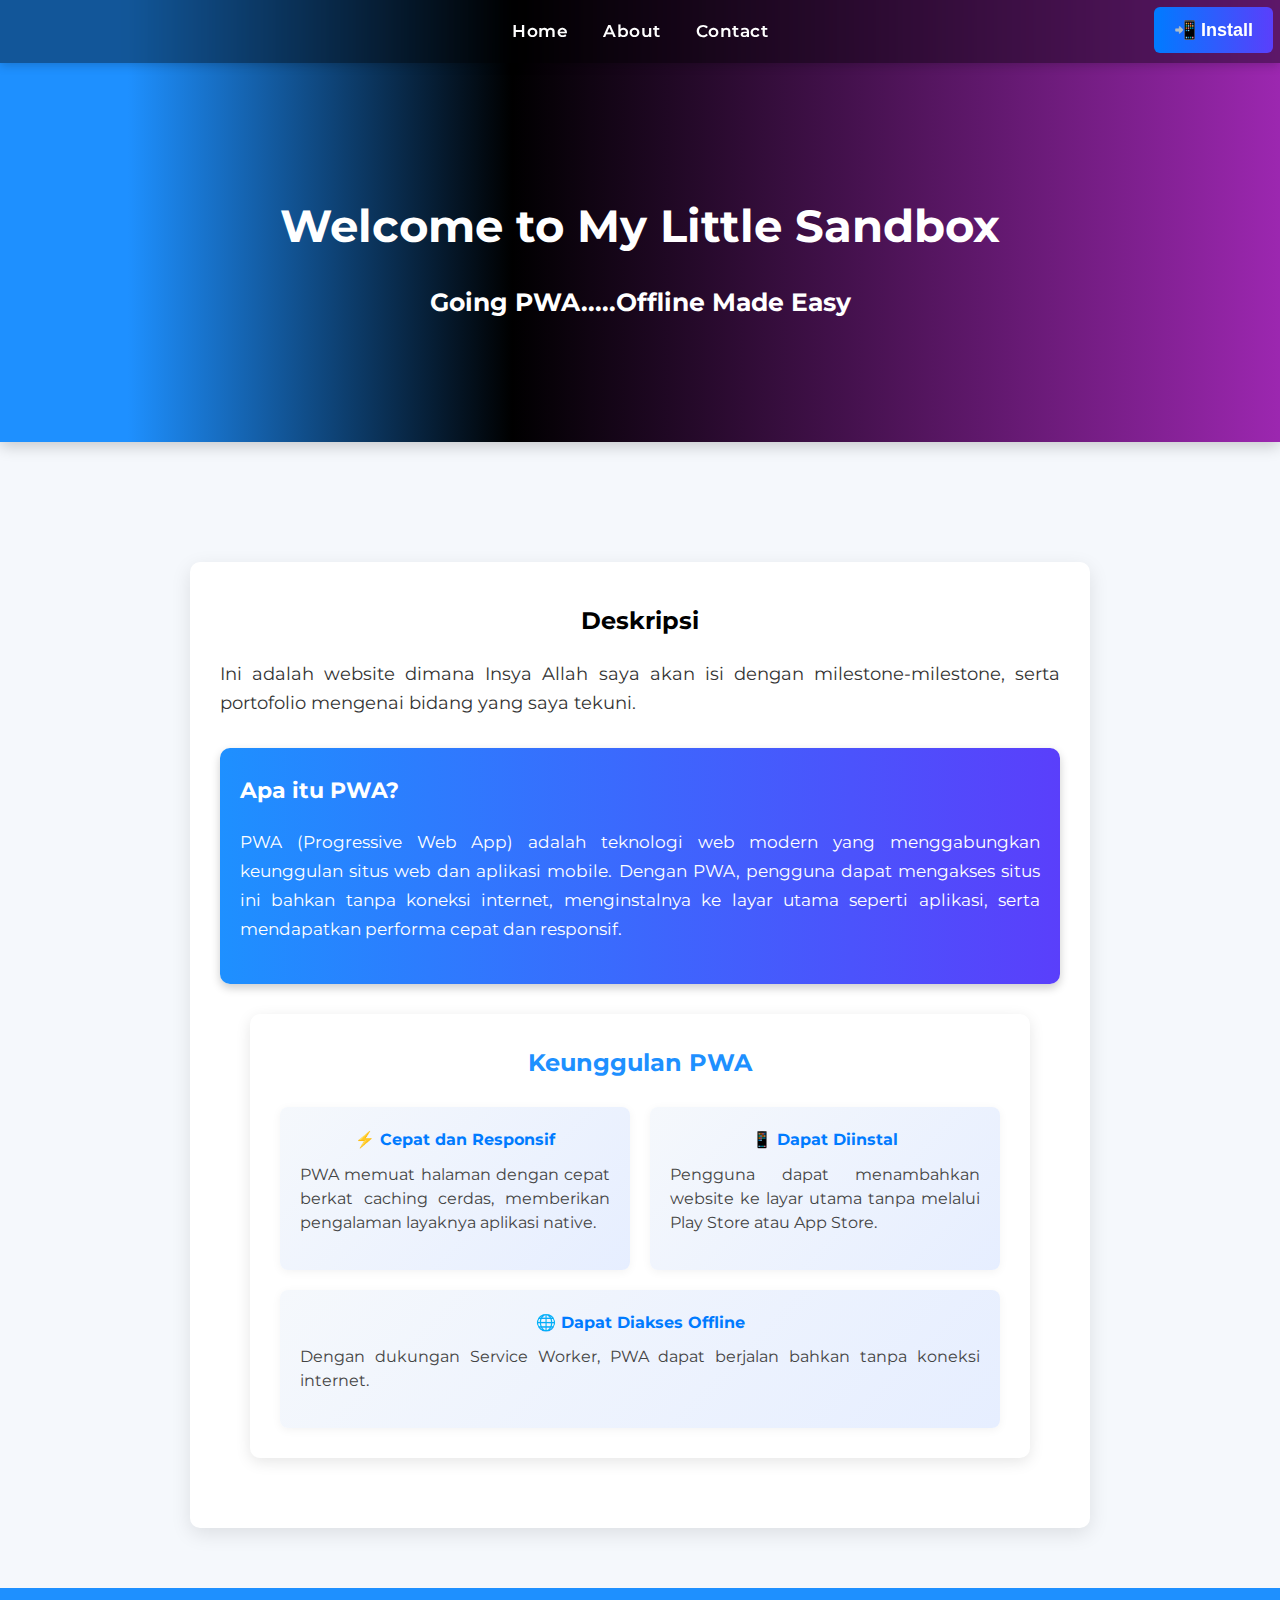
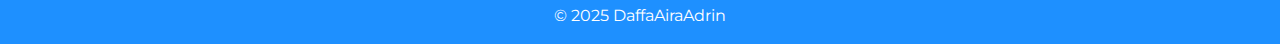
<file: index.html>
<!DOCTYPE html>
<html lang="en">
<head>
  <meta charset="UTF-8" />
  <meta name="viewport" content="width=device-width, initial-scale=1.0" />
  <title>Home Page</title>
  <link rel="manifest" href="manifest.json">
  <link rel="stylesheet" href="global_style.css">
  <link href="https://fonts.googleapis.com/css2?family=Montserrat:wght@400;600;700&display=swap" rel="stylesheet">
</head>
<body>
  <header>
    <nav class="navbar" role="navigation">
      <button class="install-button" id="installAppBtn">📲 Install </button>
      <ul class="navigationBar">
        <li><a href="index.html" class="active">Home</a></li>
        <li><a href="about.html">About</a></li>
        <li><a href="contact.html">Contact</a></li>
      </ul>
    </nav>
    <h1>Welcome to My Little Sandbox</h1>
    <h4>Going PWA.....Offline Made Easy</h4>
  </header>

  <main>
    <article>
      <h2>Deskripsi</h2>
      <p>
        Ini adalah website dimana Insya Allah saya akan isi dengan milestone-milestone, serta portofolio mengenai bidang yang saya tekuni.
      </p>

      <div class="pwa-info">
        <h3>Apa itu PWA?</h3>
        <p>
          PWA (Progressive Web App) adalah teknologi web modern yang menggabungkan keunggulan situs web dan aplikasi mobile.
          Dengan PWA, pengguna dapat mengakses situs ini bahkan tanpa koneksi internet, menginstalnya ke layar utama seperti aplikasi,
          serta mendapatkan performa cepat dan responsif.
        </p>
      </div>
      <section class="pwa-benefits">
        <h3>Keunggulan PWA</h3>
        <div class="benefit-list">
            <div class="benefit-item">
            <h4>⚡ Cepat dan Responsif</h4>
            <p>PWA memuat halaman dengan cepat berkat caching cerdas, memberikan pengalaman layaknya aplikasi native.</p>
            </div>
            <div class="benefit-item">
            <h4>📱 Dapat Diinstal</h4>
            <p>Pengguna dapat menambahkan website ke layar utama tanpa melalui Play Store atau App Store.</p>
            </div>
            <div class="benefit-item">
            <h4>🌐 Dapat Diakses Offline</h4>
            <p>Dengan dukungan Service Worker, PWA dapat berjalan bahkan tanpa koneksi internet.</p>
            </div>
        </div>
        </section>

    </article>
  </main>

  <footer>
    <p>&copy; 2025 DaffaAiraAdrin</p>
  </footer>

  <script>
    if ("serviceWorker" in navigator) {
      window.addEventListener("load", () => {
        navigator.serviceWorker.register("service-worker.js")
        .then(reg => console.log("Service Worker registered:", reg.scope))
        .catch(err => console.log("Service Worker failed:", err));
      });
    }
  </script>

    <script>
        let deferredPrompt;
        window.addEventListener('beforeinstallprompt', (e) => {
        e.preventDefault();
        deferredPrompt = e;
        const installBtn = document.createElement('button');
        document.body.appendChild(installBtn);

        installBtn.addEventListener('click', () => {
            deferredPrompt.prompt();
            deferredPrompt.userChoice.then(choice => {
            if (choice.outcome === 'accepted') {
                console.log("User accepted install");
            }
            deferredPrompt = null;
            installBtn.remove();
            });
        });
        });
    </script>

  </script>
</body>
</html>
</file>
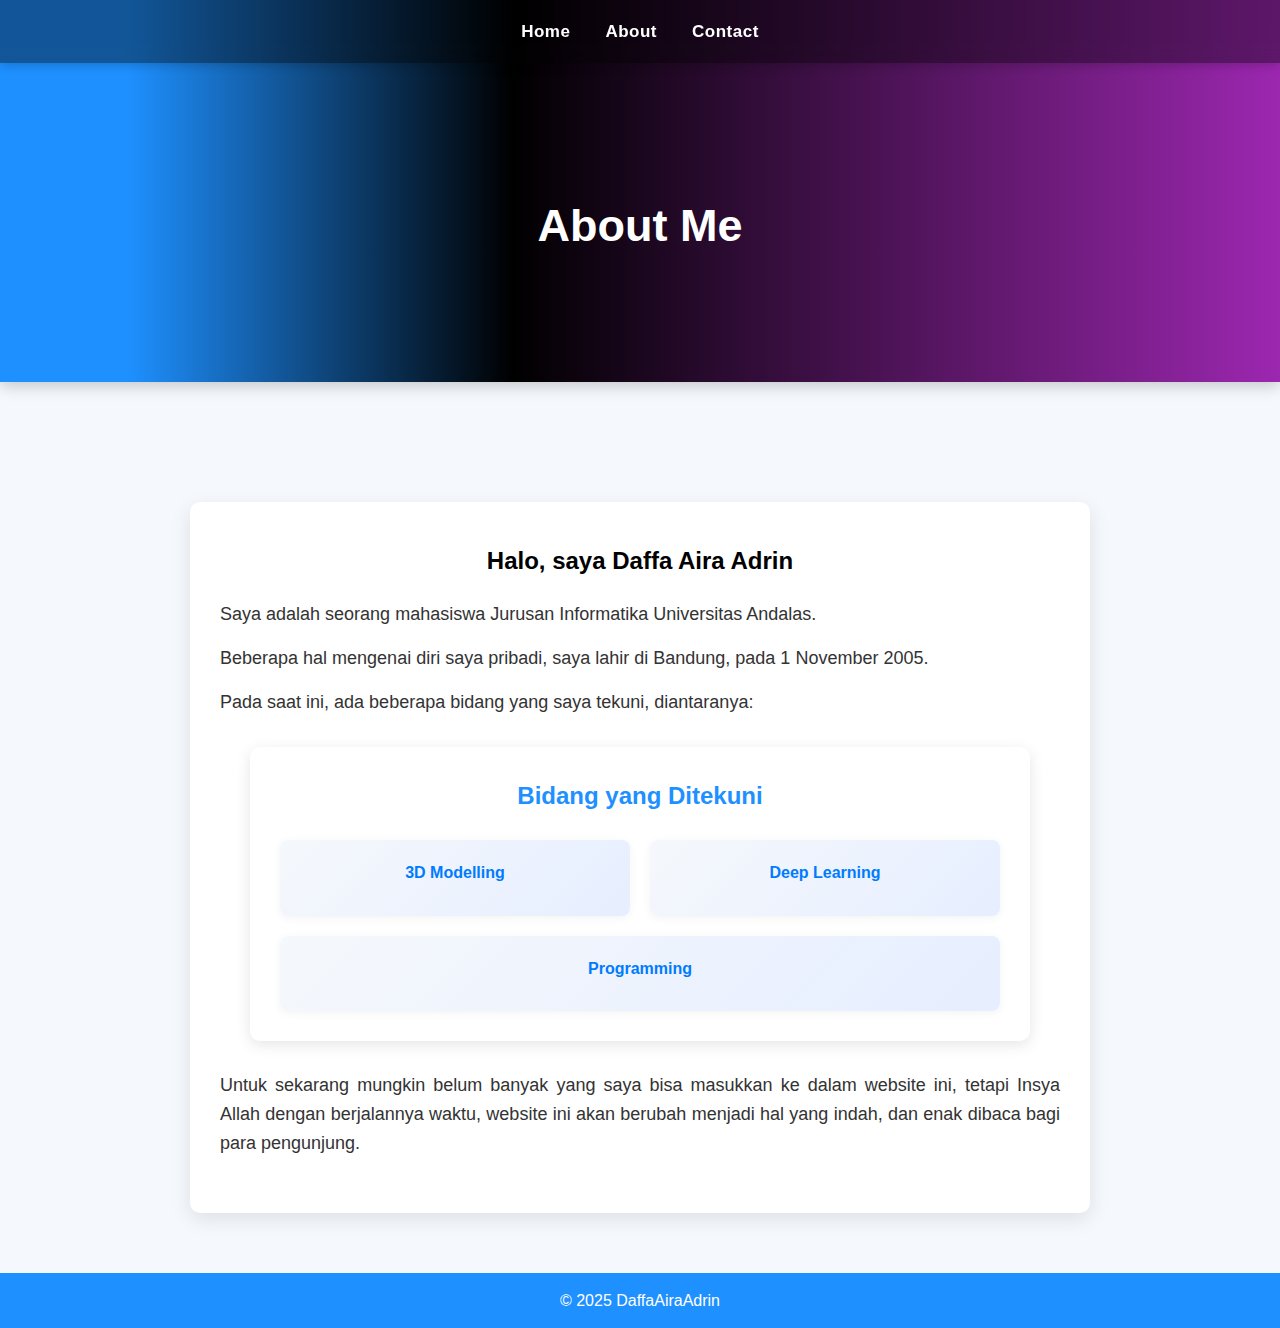
<file: about.html>
<!DOCTYPE html>
<html lang="en">
<head>
    <meta charset="UTF-8">
    <meta name="viewport" content="width=device-width, initial-scale=1.0">
    <link rel="manifest" href="../manifest.json">
    <link rel="stylesheet" href="../global_style.css">
    <title>About Page</title>
</head>
<body>
    <header>
        <h1>About Me</h1>
        <nav>
            <ul>
                <li><a href="index.html">Home</a></li>
                <li><a href="about.html">About</a></li>
                <li><a href="contact.html">Contact</a></li>
            </ul>
        </nav>
    </header>

    <main>
        <article>
            <h2>Halo, saya Daffa Aira Adrin</h2>
            <P>Saya adalah seorang mahasiswa Jurusan Informatika Universitas Andalas.</P>
            <p>Beberapa hal mengenai diri saya pribadi, saya lahir di Bandung, pada 1 November 2005.</p>
            <p>Pada saat ini, ada beberapa bidang yang saya tekuni, diantaranya:</p>
            <section class="pwa-benefits">
                <h3>Bidang yang Ditekuni</h3>
                <div class="benefit-list">
                    <div class="benefit-item">
                    <h4>3D Modelling</h4>
                    </div>
                    <div class="benefit-item">
                    <h4>Deep Learning</h4>
                    </div>
                    <div class="benefit-item">
                    <h4>Programming</h4>
                    </div>
                </div>
            </section>
            <p>Untuk sekarang mungkin belum banyak yang saya bisa masukkan ke dalam website ini, tetapi Insya Allah dengan berjalannya waktu, website ini akan berubah menjadi hal yang indah, dan enak dibaca bagi para pengunjung.</p>
        </article>
        
    </main>

    <footer>
        <p>&copy; 2025 DaffaAiraAdrin</p>
    </footer>
    <script>
        if ("serviceWorker" in navigator) {
        window.addEventListener("load", () => {
            navigator.serviceWorker.register("service-worker.js")
            .then(reg => console.log("Service Worker registered:", reg.scope))
            .catch(err => console.log("Service Worker failed:", err));
        });
        }
    </script>

  
    <script>
        let deferredPrompt;
        window.addEventListener('beforeinstallprompt', (e) => {
        e.preventDefault();
        deferredPrompt = e;
        const installBtn = document.createElement('button');
        installBtn.innerText = "Install App";
        installBtn.style.position = "fixed";
        installBtn.style.bottom = "20px";
        installBtn.style.right = "20px";
        installBtn.style.padding = "10px 20px";
        installBtn.style.background = "skyblue";
        installBtn.style.color = "white";
        installBtn.style.border = "none";
        installBtn.style.borderRadius = "5px";
        document.body.appendChild(installBtn);

        installBtn.addEventListener('click', () => {
            deferredPrompt.prompt();
            deferredPrompt.userChoice.then(choice => {
            if (choice.outcome === 'accepted') {
                console.log("User accepted install");
            }
            deferredPrompt = null;
            installBtn.remove();
            });
        });
        });
    </script>
    
</body>
</html>
</file>
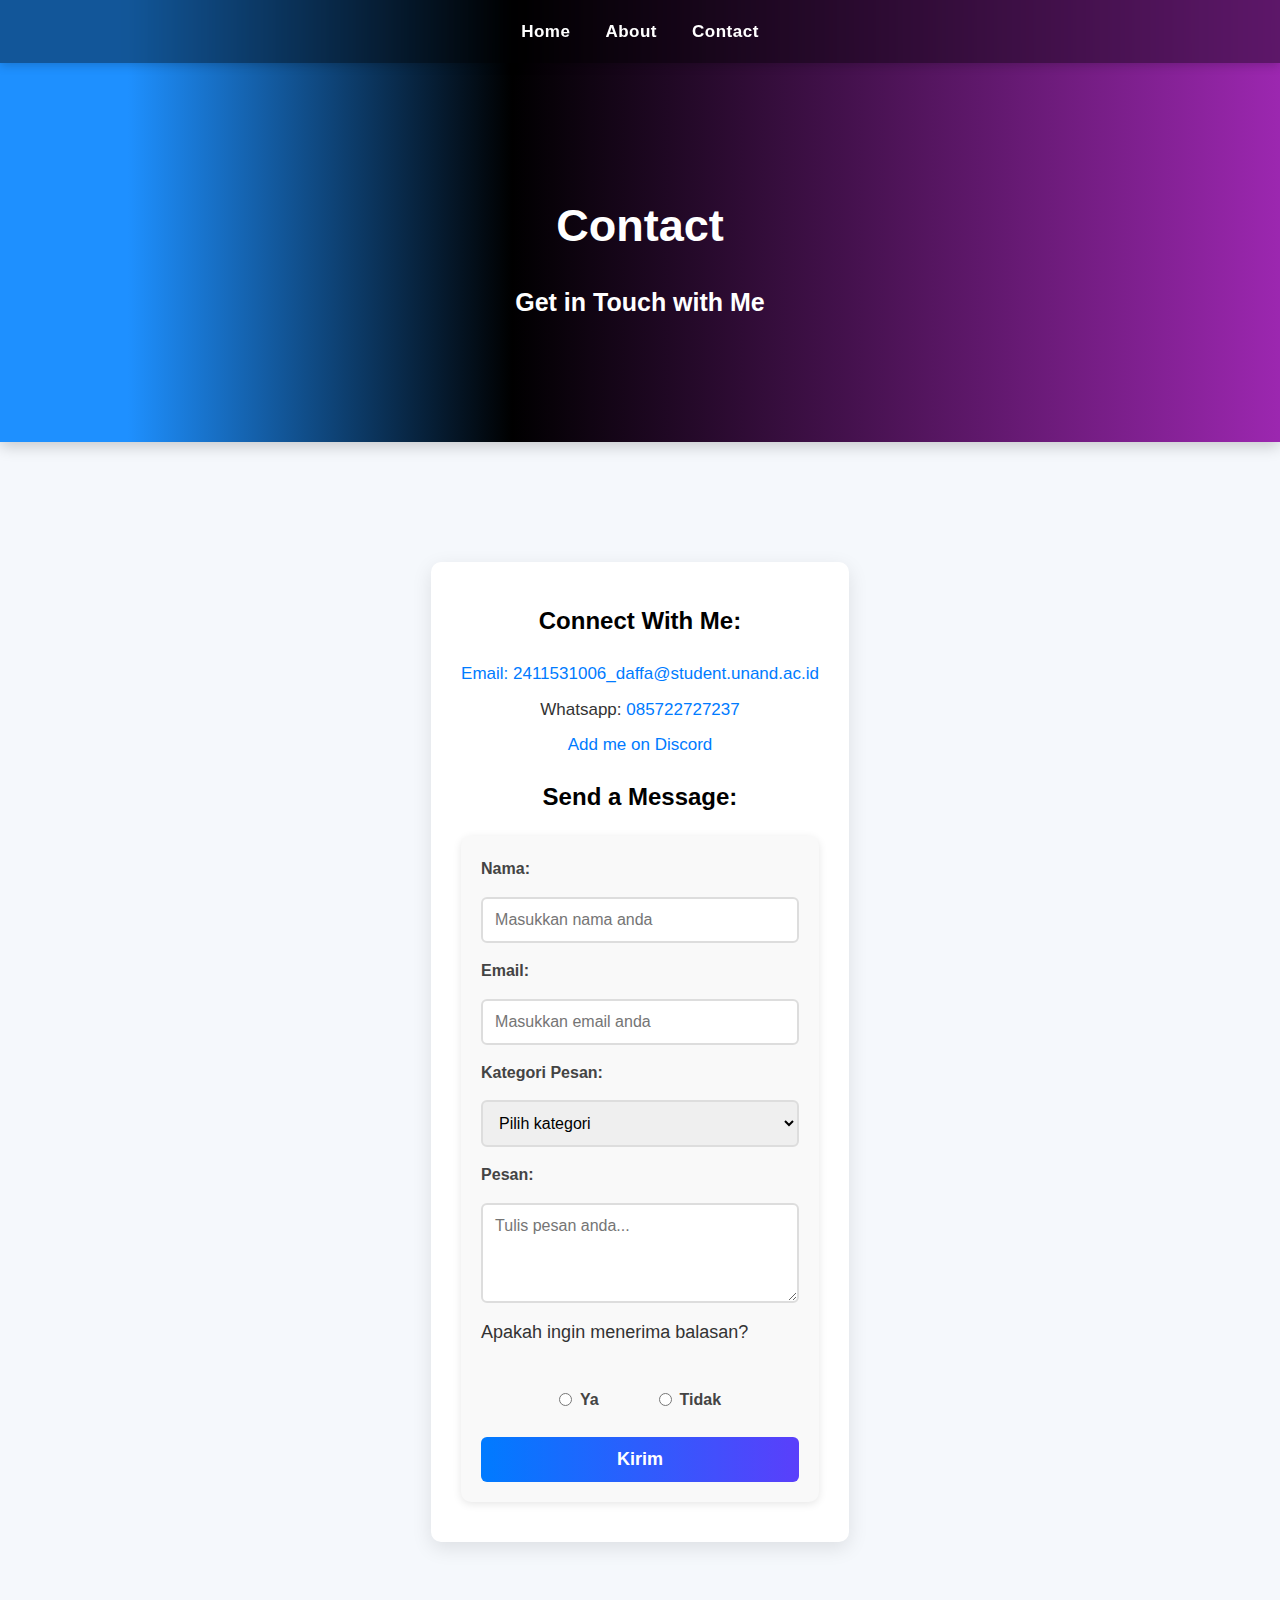
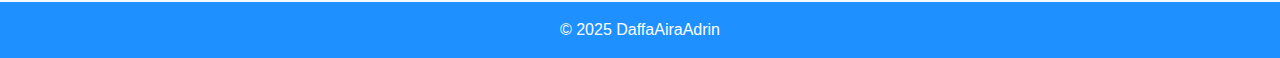
<file: contact.html>
<!DOCTYPE html>
<html lang="en">
<head>
  <meta charset="UTF-8">
  <meta name="viewport" content="width=device-width, initial-scale=1.0">
  <title>Contact Page</title>
  <link rel="stylesheet" href="../global_style.css">
  <link rel="manifest" href="../manifest.json">
</head>
<body>
  <header>
    <nav>
      <ul class="navigationBar">
        <li><a href="index.html">Home</a></li>
        <li><a href="about.html">About</a></li>
        <li><a href="contact.html">Contact</a></li>
      </ul>
    </nav>
    <h1 class="judulHal">Contact</h1>
    <h3>Get in Touch with Me</h3>
    
  </header>

  <main>
    <h2 class="Connect">Connect With Me:</h2>
    <ul class="daftarKontak"> 
      <li><a href="mailto:2411531006_daffa@student.unand.ac.id">Email: 2411531006_daffa@student.unand.ac.id</a></li>
      <li>Whatsapp: <a href="https://wa.me/6285722727237" target="_blank" rel="noopener">085722727237</a></li>
      <li><a href="https://discord.com/users/sierra118_" target="_blank" rel="noopener">Add me on Discord</a></li>
    </ul>

    <h2 class="h2Class">Send a Message:</h2>
    <form id="kontakForm">
      <label>Nama:</label>
      <input type="text" placeholder="Masukkan nama anda" required>
      <label>Email:</label>
      <input type="email"
        placeholder="Masukkan email anda" pattern="[a-zA-Z0-9._%+-]+@gmail.com" 
        required oninvalid="this.setCustomValidity('Hanya email Gmail yang diperbolehkan!')"
        oninput="this.setCustomValidity('')">
      <label>Kategori Pesan:</label>
      <select  required>
        <option value="">Pilih kategori</option>
        <option value="pertanyaan">Pertanyaan</option>
        <option value="saran">Saran</option>
        <option value="masalah">Masalah</option>
      </select>

      <label >Pesan:</label>
      <textarea  placeholder="Tulis pesan anda..." required></textarea>

      
      <p>Apakah ingin menerima balasan?</p>
      <div class="tombol">
        <div class="tombolOption">
          <input type="radio"required>
          <label>Ya</label>



        </div>
        <div class="tombolOption">
          <input type="radio">
          <label>Tidak</label>
        </div>
      </div>
      


      <button type="submit">Kirim</button>
    </form>
  </main>

  <footer>
    <p>&copy; 2025 DaffaAiraAdrin</p>
  </footer>

  <script>
  document.getElementById("kontakForm").addEventListener("submit", function(event) {
    event.preventDefault();
    alert("Form berhasil dikirim");
    this.reset();
  });
  </script>
  <script>
        if ("serviceWorker" in navigator) {
        window.addEventListener("load", () => {
            navigator.serviceWorker.register("service-worker.js")
            .then(reg => console.log("Service Worker registered:", reg.scope))
            .catch(err => console.log("Service Worker failed:", err));
        });
        }
  </script>

  
    <script>
        let deferredPrompt;
        window.addEventListener('beforeinstallprompt', (e) => {
        e.preventDefault();
        deferredPrompt = e;
        const installBtn = document.createElement('button');
        installBtn.innerText = "Install App";
        installBtn.style.position = "fixed";
        installBtn.style.bottom = "20px";
        installBtn.style.right = "20px";
        installBtn.style.padding = "10px 20px";
        installBtn.style.background = "skyblue";
        installBtn.style.color = "white";
        installBtn.style.border = "none";
        installBtn.style.borderRadius = "5px";
        document.body.appendChild(installBtn);

        installBtn.addEventListener('click', () => {
            deferredPrompt.prompt();
            deferredPrompt.userChoice.then(choice => {
            if (choice.outcome === 'accepted') {
                console.log("User accepted install");
            }
            deferredPrompt = null;
            installBtn.remove();
            });
        });
        });
    </script>

</body>
</html>
</file>
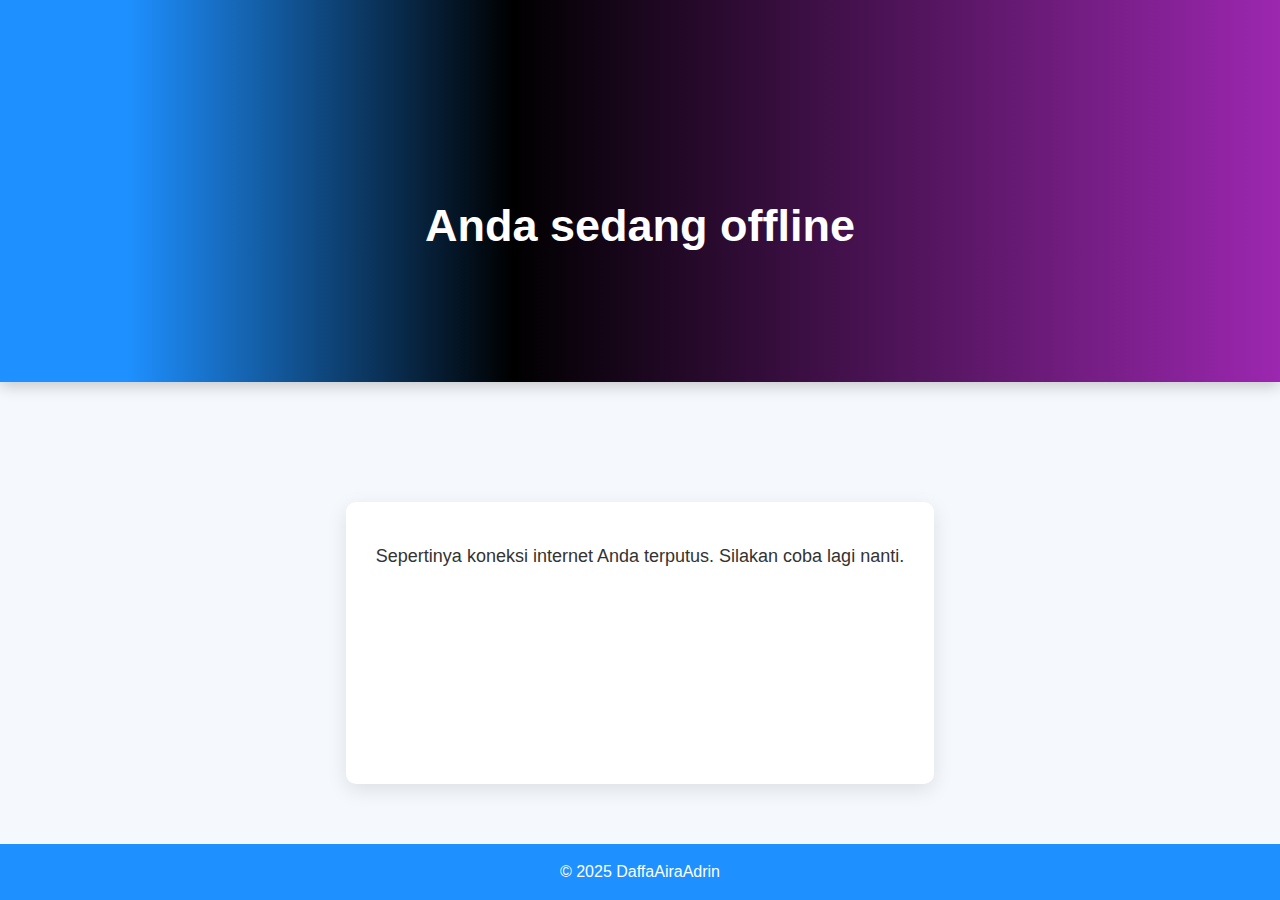
<file: offline.html>
<!DOCTYPE html>
<html lang="en">
<head>
  <meta charset="UTF-8">
  <meta name="viewport" content="width=device-width, initial-scale=1.0">
  <title>Offline Mode</title>
  <link rel="stylesheet" href="../global_style.css">
</head>
<body>
  <header>
    <h1>Anda sedang offline</h1>
  </header>
  <main>
    <p>Sepertinya koneksi internet Anda terputus. Silakan coba lagi nanti.</p>
  </main>
  <footer>
    <p>&copy; 2025 DaffaAiraAdrin</p>
  </footer>
</body>
</html>
</file>
<file: global_style.css>
* {
  margin: 0;
  padding: 0;
  box-sizing: border-box;
}

html {
  scroll-behavior: smooth;
}
.install-button{
    position: absolute;
    right: 0;
    margin-top: 7px;
    margin-right: 7px;
    
}

.install-button:hover {
  transform: scale(1.05);
}


body {
  font-family: 'Montserrat', sans-serif;
  background: #f5f8fc;
  color: #333;
  line-height: 1.6;
  min-height: 100vh;
  display: flex;
  flex-direction: column;
}


header {
  background: linear-gradient(to right, #1e90ff 10%, black 40%, #9c27b0 100%);
  color: #fff;
  text-align: center;
  padding: 150px 20px 120px;
  position: relative;
  box-shadow: 0 4px 15px rgba(0, 0, 0, 0.2);
}

/* Fixed Navbar */
nav {
  position: fixed;
  top: 0;
  left: 0;
  width: 100%;
  background: rgba(0, 0, 0, 0.4);
  backdrop-filter: blur(8px);
  z-index: 1000;
  box-shadow: 0 2px 10px rgba(0,0,0,0.2);
}

nav ul {
  display: flex;
  justify-content: center;
  gap: 35px;
  list-style: none;
  padding: 18px 0;
  margin: 0;
}

nav a {
  text-decoration: none;
  color: white;
  font-weight: 600;
  font-size: 17px;
  letter-spacing: 0.5px;
  transition: color 0.3s ease, transform 0.2s ease;
}

nav a:hover {
  color: #ffd700;
  transform: scale(1.05);
  border-bottom: 2px solid #ffd700;
  padding-bottom: 5px;
}
header h1 {
  font-size: 45px;
  margin-top: 40px;
  animation: fadeIn 1s ease-in-out;
}

header h4{
    animation: fadeIn 1s ease-in-out;
    margin-top: 20px;
    font-size: 25px;
    
}
header h3{
    font-size: 25px;
    animation: fadeIn 1s ease-in-out;
    margin-top: 20px;
}

/* ======= Main Content ======= */
main {
  max-width: 900px;
  margin: 120px auto 60px;
  padding: 40px 30px;
  background: white;
  border-radius: 10px;
  box-shadow: 0 6px 20px rgba(0, 0, 0, 0.1);
  flex: 1;
  animation: slideUp 1s ease-out;
}

main h2 {
  text-align: center;
  color: black;
  margin-bottom: 20px;
  font-weight: 700;
}

main p {
  font-size: 18px;
  margin-bottom: 15px;
  text-align: justify;
}
/* ======= PWA Benefits Section ======= */
.pwa-benefits {
  margin-top: 40px;
  padding: 30px;
  background: #ffffff;
  border-radius: 10px;
  box-shadow: 0 4px 15px rgba(0, 0, 0, 0.1);
  animation: fadeIn 1s ease-in-out;
  margin: 30px;
}

.pwa-benefits h3 {
  text-align: center;
  color: #1e90ff;
  margin-bottom: 25px;
  font-size: 24px;
  font-weight: 700;
}

.benefit-list {
  display: flex;
  flex-wrap: wrap;
  justify-content: space-around;
  gap: 20px;
}

.benefit-item {
  flex: 1 1 250px;
  background: linear-gradient(135deg, #f5f8fc, #e6eeff);
  border-radius: 8px;
  padding: 20px;
  text-align: center;
  box-shadow: 0 2px 10px rgba(0, 0, 0, 0.05);
  transition: transform 0.3s ease, box-shadow 0.3s ease;
}

.benefit-item:hover {
  transform: translateY(-5px);
  box-shadow: 0 4px 15px rgba(0, 0, 0, 0.1);
}

.benefit-item h4 {
  color: #007bff;
  margin-bottom: 10px;
}

.benefit-item p {
  color: #444;
  font-size: 16px;
  line-height: 1.5;
}

/* Responsive Layout */


form {
  display: flex;
  flex-direction: column;
  gap: 15px;
  background: #f9f9f9;
  padding: 20px;
  border-radius: 10px;
  box-shadow: 0 2px 8px rgba(0, 0, 0, 0.1);
  
  
}

label {
  font-weight: 600;
  color: #444;
}

input,
select,
textarea {
  padding: 12px;
  border: 2px solid #ddd;
  border-radius: 6px;
  font-size: 16px;
  font-family: inherit;
  transition: border 0.3s ease;
  
}

input:focus,
select:focus,
textarea:focus {
  border-color: #007bff;
  outline: none;
}

textarea {
  resize: vertical;
  min-height: 100px;
}

button {
  background: linear-gradient(90deg, #007bff, #5a3ffb);
  color: #fff;
  font-size: 18px;
  font-weight: 600;
  padding: 12px 20px;
  border: none;
  border-radius: 6px;
  cursor: pointer;
  transition: background 0.3s ease, transform 0.2s ease;
}

button:hover {
  background: linear-gradient(90deg, #0056b3, #3e2fc0);
  transform: translateY(-2px);
}

.daftarKontak {
  list-style: none;
  text-align: center;
  margin: 20px 0;
}

.daftarKontak li {
  margin: 8px 0;
  font-size: 17px;
}

.daftarKontak a {
  color: #007bff;
  text-decoration: none;
  transition: color 0.3s ease;
}

.daftarKontak a:hover {
  color: #0056b3;
  text-decoration: underline;
}

.tombol {
  display: flex;
  justify-content: center;
  gap: 60px;
  margin: 10px 0;
}

.tombolOption {
  display: flex;
  align-items: center;
  gap: 8px;
}


/* ======= PWA Info Box ======= */
.pwa-info {
  margin-top: 30px;
  background: linear-gradient(90deg, #1e90ff, #5a3ffb);
  color: white;
  padding: 25px 20px;
  border-radius: 10px;
  box-shadow: 0 4px 10px rgba(0,0,0,0.2);
}

.pwa-info h3 {
  margin-bottom: 20px;
  font-size: 22px;
}

.pwa-info p {
  font-size: 17px;
  line-height: 1.7;
}

/* ======= Footer ======= */
footer {
  background: #1e90ff;
  color: white;
  text-align: center;
  padding: 15px 0;
  font-size: 16px;
  margin-top: auto;
}

/* ======= Animations ======= */
@keyframes fadeIn {
  from { opacity: 0; transform: translateY(-20px); }
  to { opacity: 1; transform: translateY(0); }
}

@keyframes slideUp {
  from { opacity: 0; transform: translateY(30px); }
  to { opacity: 1; transform: translateY(0); }
}

/* ======= Responsive Design ======= */
@media (max-width: 768px) {
  nav ul {
    flex-direction: column;
    gap: 10px;
  }

  header {
    padding: 120px 20px 80px;
  }

  header h1 {
    font-size: 1.8rem;
  }

  main {
    margin: 100px 15px 40px;
    padding: 25px;
  }
  .benefit-list {
    flex-direction: column;
    align-items: center;
  }
}
</file>
